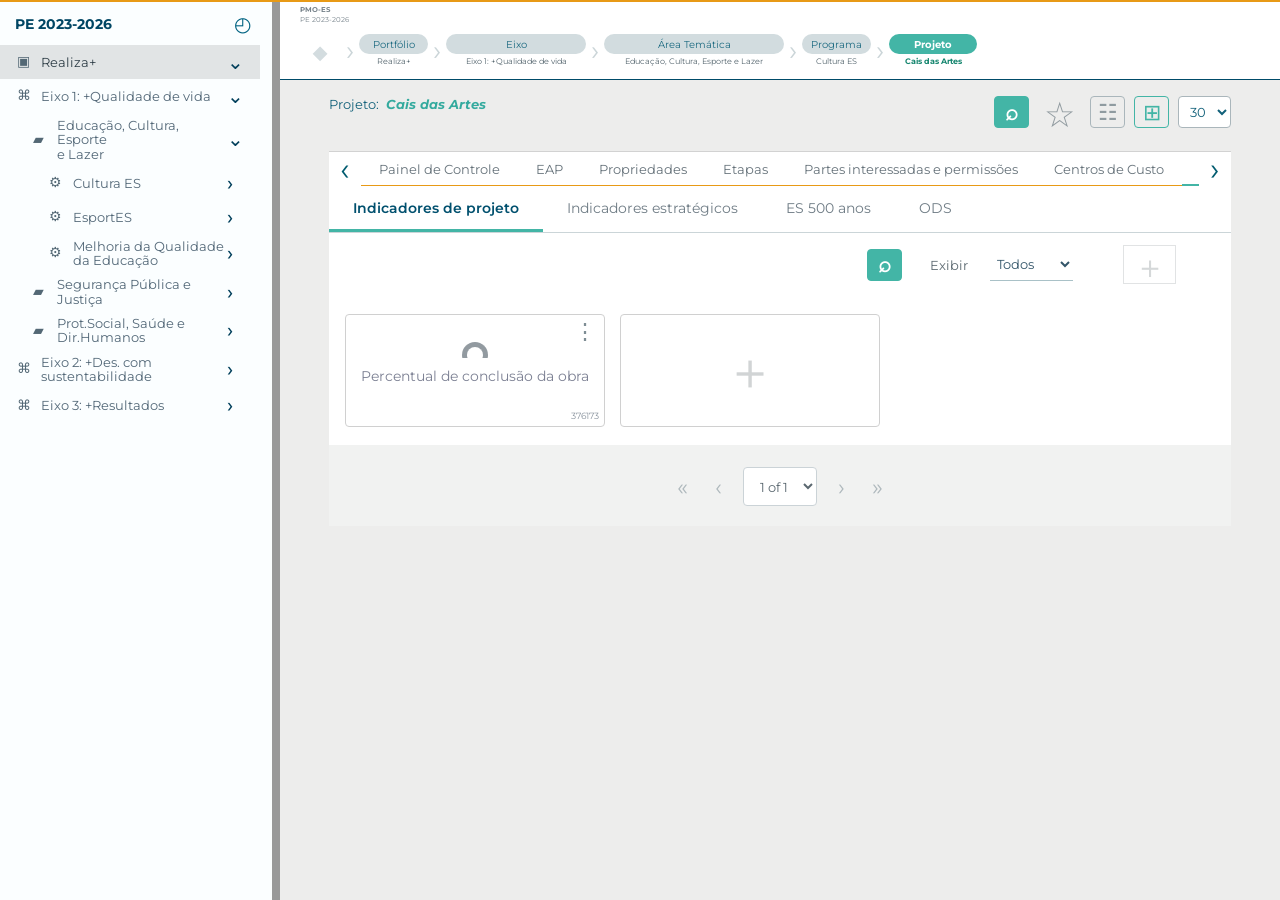
<file: index.html>
<!doctype html>
<html lang="pt-BR">
<head>
  <meta charset="utf-8">
  <meta name="viewport" content="width=device-width, initial-scale=1">
  <title>PE 2023-2026 | Indicadores</title>
  <link rel="stylesheet" href="styles.css">
</head>
<body>
  <div class="app-shell">
    <aside class="sidebar" id="sidebar" aria-label="Navegação do planejamento estratégico">
      <div class="sidebar-title">
        <strong>PE 2023-2026</strong>
        <button class="icon-btn plain" id="collapseSidebar" aria-label="Recolher menu">◴</button>
      </div>

      <nav class="tree">
        <button class="tree-row selected" data-expand="portfolio"><span>▣</span><span>Realiza+</span><b>⌄</b></button>
        <div id="portfolio" class="tree-children open">
          <button class="tree-row" data-expand="axis1"><span>⌘</span><span>Eixo 1: +Qualidade de vida</span><b>⌄</b></button>
          <div id="axis1" class="tree-children open indent-1">
            <button class="tree-row" data-expand="area"><span>▰</span><span>Educação, Cultura, Esporte<br>e Lazer</span><b>⌄</b></button>
            <div id="area" class="tree-children open indent-1">
              <button class="tree-row"><span>⚙</span><span>Cultura ES</span><b>›</b></button>
              <button class="tree-row"><span>⚙</span><span>EsportES</span><b>›</b></button>
              <button class="tree-row"><span>⚙</span><span>Melhoria da Qualidade<br>da Educação</span><b>›</b></button>
            </div>
            <button class="tree-row"><span>▰</span><span>Segurança Pública e<br>Justiça</span><b>›</b></button>
            <button class="tree-row"><span>▰</span><span>Prot.Social, Saúde e<br>Dir.Humanos</span><b>›</b></button>
          </div>
          <button class="tree-row"><span>⌘</span><span>Eixo 2: +Des. com<br>sustentabilidade</span><b>›</b></button>
          <button class="tree-row"><span>⌘</span><span>Eixo 3: +Resultados</span><b>›</b></button>
        </div>
      </nav>
    </aside>

    <button class="sidebar-handle" id="openSidebar" aria-label="Abrir menu">›</button>

    <main class="main">
      <header class="topbar">
        <div class="brand"><strong>PMO-ES</strong><span>PE 2023-2026</span></div>
        <div class="breadcrumbs" aria-label="Caminho do projeto">
          <div class="home-icon" aria-hidden="true"><span>◆</span></div>
          <span class="separator">›</span>
          <div class="crumb"><em>Portfólio</em><small>Realiza+</small></div>
          <span class="separator">›</span>
          <div class="crumb wide"><em>Eixo</em><small>Eixo 1: +Qualidade de vida</small></div>
          <span class="separator">›</span>
          <div class="crumb wider"><em>Área Temática</em><small>Educação, Cultura, Esporte e Lazer</small></div>
          <span class="separator">›</span>
          <div class="crumb"><em>Programa</em><small>Cultura ES</small></div>
          <span class="separator">›</span>
          <div class="crumb current"><em>Projeto</em><small>Cais das Artes</small></div>
        </div>
      </header>

      <section class="workspace">
        <div class="project-line">
          <div>Projeto: <strong>Cais das Artes</strong></div>
          <div class="project-tools">
            <button class="square primary" aria-label="Pesquisar">⌕</button>
            <button class="star" aria-label="Favoritar">☆</button>
            <button class="square view-switch" data-view="list" aria-label="Visualização em lista">☷</button>
            <button class="square view-switch active" data-view="grid" aria-label="Visualização em grade">⊞</button>
            <select aria-label="Quantidade por página"><option>30</option><option>60</option><option>90</option></select>
          </div>
        </div>

        <div class="tabs-wrap">
          <button class="tabs-arrow left" aria-label="Rolar abas para esquerda">‹</button>
          <div class="tabs" id="tabs">
            <button>Painel de Controle</button><button>EAP</button><button>Propriedades</button><button>Etapas</button>
            <button>Partes interessadas e permissões</button><button>Centros de Custo</button><button class="active">Indicadores</button>
            <button>Linhas de base</button><button>Riscos</button><button>Ocorrências</button><button>Processos</button><button>Diário</button>
          </div>
          <button class="tabs-arrow right" aria-label="Rolar abas para direita">›</button>
        </div>

        <section class="indicator-panel grouped-panel">
          <div class="indicator-category-tabs" role="tablist" aria-label="Tipos de indicadores">
            <button type="button" role="tab" id="indicator-tab-project" data-indicator-tab="project" aria-selected="true" aria-controls="indicator-panel-project">Indicadores de projeto</button>
            <button type="button" role="tab" id="indicator-tab-strategic" data-indicator-tab="strategic" aria-selected="false" aria-controls="indicator-panel-strategic" tabindex="-1">Indicadores estratégicos</button>
            <button type="button" role="tab" id="indicator-tab-es500" data-indicator-tab="es500" aria-selected="false" aria-controls="indicator-panel-es500" tabindex="-1">ES 500 anos</button>
            <button type="button" role="tab" id="indicator-tab-ods" data-indicator-tab="ods" aria-selected="false" aria-controls="indicator-panel-ods" tabindex="-1">ODS</button>
          </div>

          <div class="indicator-groups">
            <section class="indicator-group" id="indicator-panel-project" data-group="project" role="tabpanel" aria-labelledby="indicator-tab-project">
              <div class="indicator-group-toolbar">
                <button class="square primary group-search-toggle" type="button" aria-label="Buscar indicador de projeto">⌕</button>
                <label>Exibir</label>
                <select class="group-status-filter" aria-label="Filtrar indicadores de projeto"><option value="all">Todos</option><option value="active">Ativos</option><option value="inactive">Inativos</option></select>
                <a class="add-small group-add-action" href="novo-indicador.html" aria-label="Adicionar indicador de projeto">＋</a>
              </div>
              <div class="group-search-box">
                <input class="group-indicator-search" type="search" placeholder="Pesquisar indicador..." aria-label="Pesquisar indicador de projeto">
              </div>
              <div class="indicator-group-body">
                <div class="cards" id="cards">
                  <a class="indicator-card clickable" data-status="active" href="indicator.html" aria-label="Abrir indicador Percentual de conclusão da obra">
                    <span class="more" aria-hidden="true">⋮</span>
                    <div class="gauge" aria-hidden="true"><i></i><i></i><i></i><i></i><i></i><span></span></div>
                    <h2>Percentual de conclusão da obra</h2>
                    <small>376173</small>
                  </a>
                  <a class="add-card project-add" href="novo-indicador.html" aria-label="Adicionar indicador de projeto">＋</a>
                </div>
                <div class="empty-state">Nenhum indicador encontrado.</div>
              </div>
            </section>

            <section class="indicator-group" id="indicator-panel-strategic" data-group="strategic" role="tabpanel" aria-labelledby="indicator-tab-strategic" hidden>
              <div class="indicator-group-toolbar">
                <button class="square primary group-search-toggle" type="button" aria-label="Buscar indicador estratégico">⌕</button>
                <label>Exibir</label>
                <select class="group-status-filter" aria-label="Filtrar indicadores estratégicos"><option value="all">Todos</option><option value="active">Ativos</option><option value="inactive">Inativos</option></select>
                <a class="add-small group-add-action" href="novo-indicador-estrategico.html" aria-label="Adicionar indicador estratégico">＋</a>
              </div>
              <div class="group-search-box">
                <input class="group-indicator-search" type="search" placeholder="Pesquisar indicador..." aria-label="Pesquisar indicador estratégico">
              </div>
              <div class="indicator-group-body">
                <div class="cards">
                  <a class="add-card strategic-add" href="novo-indicador-estrategico.html" aria-label="Adicionar indicador estratégico">＋</a>
                </div>
                <div class="empty-state">Nenhum indicador estratégico cadastrado.</div>
              </div>
            </section>

            <section class="indicator-group" id="indicator-panel-es500" data-group="es500" role="tabpanel" aria-labelledby="indicator-tab-es500" hidden>
              <div class="indicator-group-toolbar">
                <button class="square primary group-search-toggle" type="button" aria-label="Buscar indicador ES 500 anos">⌕</button>
                <label>Exibir</label>
                <select class="group-status-filter" aria-label="Filtrar indicadores ES 500 anos"><option value="all">Todos</option><option value="active">Ativos</option><option value="inactive">Inativos</option></select>
                <a class="add-small group-add-action" href="novo-indicador-es500.html" aria-label="Adicionar indicador ES 500 anos">＋</a>
              </div>
              <div class="group-search-box">
                <input class="group-indicator-search" type="search" placeholder="Pesquisar indicador..." aria-label="Pesquisar indicador ES 500 anos">
              </div>
              <div class="indicator-group-body">
                <div class="cards">
                  <a class="add-card es500-add" href="novo-indicador-es500.html" aria-label="Adicionar indicador ES 500 anos">＋</a>
                </div>
                <div class="empty-state">Nenhum indicador ES 500 anos cadastrado.</div>
              </div>
            </section>

            <section class="indicator-group" id="indicator-panel-ods" data-group="ods" role="tabpanel" aria-labelledby="indicator-tab-ods" hidden>
              <div class="indicator-group-toolbar">
                <button class="square primary group-search-toggle" type="button" aria-label="Buscar indicador ODS">⌕</button>
                <label>Exibir</label>
                <select class="group-status-filter" aria-label="Filtrar indicadores ODS"><option value="all">Todos</option><option value="active">Ativos</option><option value="inactive">Inativos</option></select>
                <a class="add-small group-add-action" href="novo-indicador-ods.html" aria-label="Adicionar indicador ODS">＋</a>
              </div>
              <div class="group-search-box">
                <input class="group-indicator-search" type="search" placeholder="Pesquisar indicador..." aria-label="Pesquisar indicador ODS">
              </div>
              <div class="indicator-group-body">
                <div class="cards">
                  <article class="indicator-card ods-card" data-status="active">
                    <button class="more" aria-label="Mais opções">⋮</button>
                    <div class="gear-symbol" aria-hidden="true">⚙</div>
                    <h2>Fome zero e agricultura<br>sustentável</h2>
                    <small>1556134</small>
                  </article>
                  <article class="indicator-card ods-card" data-status="active">
                    <button class="more" aria-label="Mais opções">⋮</button>
                    <div class="gear-symbol" aria-hidden="true">⚙</div>
                    <h2>Erradicação da pobreza</h2>
                    <small>1556132</small>
                  </article>
                  <a class="add-card ods-add" href="novo-indicador-ods.html" aria-label="Adicionar indicador ODS">＋</a>
                </div>
                <div class="empty-state">Nenhum Objetivo de Desenvolvimento Sustentável encontrado.</div>
              </div>
            </section>
          </div>
          <div class="pagination"><button>«</button><button>‹</button><select aria-label="Página"><option>1 of 1</option></select><button>›</button><button>»</button></div>
        </section>
      </section>
    </main>
  </div>

  <dialog id="indicatorDialog">
    <form method="dialog" id="indicatorForm">
      <div class="dialog-title"><strong>Novo indicador</strong><button type="button" data-close-dialog aria-label="Fechar">×</button></div>
            <input id="indicatorGroup" type="hidden" value="project">
            <label>Nome do indicador<input id="indicatorName" required placeholder="Ex.: Índice de execução"></label>
      <label>Código<input id="indicatorCode" inputmode="numeric" placeholder="Ex.: 376174"></label>
      <div class="dialog-actions"><button type="button" data-close-dialog class="secondary">Cancelar</button><button value="default" id="saveIndicator" class="primary-action">Adicionar</button></div>
    </form>
  </dialog>

  <dialog id="odsDialog" class="ods-dialog">
    <form method="dialog" id="odsForm">
      <div class="ods-dialog-title">
        <strong>Objetivos de Desenvolvimento Sustentável (ODS)</strong>
        <button type="button" id="closeOdsDialog" aria-label="Fechar seleção de ODS">×</button>
      </div>

      <div class="ods-select-label"><span>Selecione</span><b>⌄</b></div>
      <div class="ods-picker">
        <div class="ods-search-wrap">
          <input id="odsSearch" type="search" placeholder="Procurar" aria-label="Procurar Objetivo de Desenvolvimento Sustentável">
          <span aria-hidden="true">⌕</span>
        </div>
        <div class="ods-options" id="odsOptions">
          <label><input type="checkbox" value="Saúde e bem-estar" data-code="1556135"><span>Saúde e bem-estar</span></label>
          <label><input type="checkbox" value="Educação de qualidade" data-code="1556136"><span>Educação de qualidade</span></label>
          <label><input type="checkbox" value="Igualdade de gênero" data-code="1556137"><span>Igualdade de gênero</span></label>
          <label><input type="checkbox" value="Água potável e saneamento" data-code="1556138"><span>Água potável e saneamento</span></label>
          <label><input type="checkbox" value="Energia limpa e acessível" data-code="1556139"><span>Energia limpa e acessível</span></label>
          <label><input type="checkbox" value="Trabalho decente e crescimento econômico" data-code="1556140"><span>Trabalho decente e crescimento econômico</span></label>
          <label><input type="checkbox" value="Indústria, inovação e infraestrutura" data-code="1556141"><span>Indústria, inovação e infraestrutura</span></label>
          <label><input type="checkbox" value="Redução das desigualdades" data-code="1556142"><span>Redução das desigualdades</span></label>
          <label><input type="checkbox" value="Cidades e comunidades sustentáveis" data-code="1556143"><span>Cidades e comunidades sustentáveis</span></label>
          <label><input type="checkbox" value="Consumo e produção responsáveis" data-code="1556144"><span>Consumo e produção responsáveis</span></label>
          <label><input type="checkbox" value="Ação contra a mudança global do clima" data-code="1556145"><span>Ação contra a mudança global do clima</span></label>
          <label><input type="checkbox" value="Vida na água" data-code="1556146"><span>Vida na água</span></label>
          <label><input type="checkbox" value="Vida terrestre" data-code="1556147"><span>Vida terrestre</span></label>
          <label><input type="checkbox" value="Paz, justiça e instituições eficazes" data-code="1556148"><span>Paz, justiça e instituições eficazes</span></label>
          <label><input type="checkbox" value="Parcerias e meios de implementação" data-code="1556149"><span>Parcerias e meios de implementação</span></label>
        </div>
      </div>
      <div class="ods-dialog-actions">
        <button type="button" id="cancelOds" class="secondary">Cancelar</button>
        <button type="button" id="addSelectedOds" class="primary-action" disabled>Adicionar <span id="odsSelectedCount">0</span></button>
      </div>
    </form>
  </dialog>

  <script src="script.js"></script>
</body>
</html>
</file>
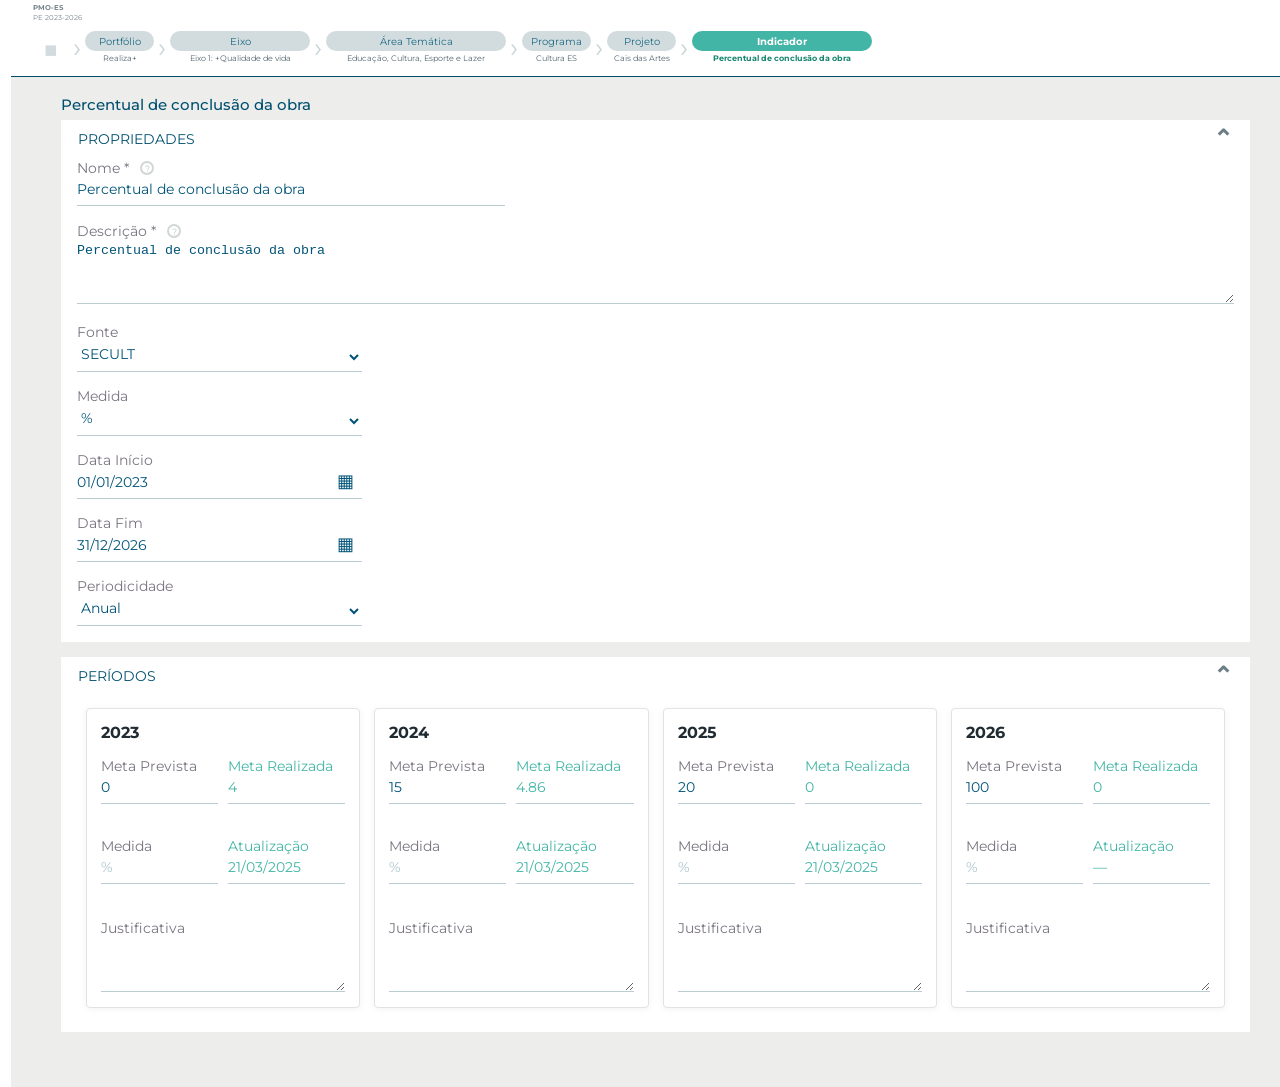
<file: indicator.html>
<!doctype html>
<html lang="pt-BR">
<head>
  <meta charset="utf-8">
  <meta name="viewport" content="width=device-width, initial-scale=1">
  <title>Percentual de conclusão da obra | Indicador</title>
  <link rel="stylesheet" href="styles.css">
  <link rel="stylesheet" href="indicator.css">
</head>
<body class="detail-page">
  <div class="detail-shell">
    <header class="topbar detail-topbar">
      <div class="brand"><strong>PMO-ES</strong><span>PE 2023-2026</span></div>
      <a class="detail-home" href="index.html" aria-label="Voltar aos indicadores">◆</a>
      <div class="breadcrumbs" aria-label="Caminho do indicador">
        <span class="separator">›</span>
        <div class="crumb"><em>Portfólio</em><small>Realiza+</small></div>
        <span class="separator">›</span>
        <div class="crumb wide"><em>Eixo</em><small>Eixo 1: +Qualidade de vida</small></div>
        <span class="separator">›</span>
        <div class="crumb wider"><em>Área Temática</em><small>Educação, Cultura, Esporte e Lazer</small></div>
        <span class="separator">›</span>
        <div class="crumb"><em>Programa</em><small>Cultura ES</small></div>
        <span class="separator">›</span>
        <div class="crumb"><em>Projeto</em><small>Cais das Artes</small></div>
        <span class="separator">›</span>
        <div class="crumb current indicator-crumb"><em>Indicador</em><small>Percentual de conclusão da obra</small></div>
      </div>
    </header>

    <main class="detail-content">
      <h1>Percentual de conclusão da obra</h1>

      <section class="detail-section" data-collapsible>
        <button class="section-heading" aria-expanded="true"><span>PROPRIEDADES</span><b>⌃</b></button>
        <div class="section-body properties-body">
          <label class="field line-field wide-field">
            <span>Nome * <i title="Campo obrigatório">?</i></span>
            <input value="Percentual de conclusão da obra" aria-label="Nome do indicador">
          </label>

          <label class="field line-field description-field">
            <span>Descrição * <i title="Campo obrigatório">?</i></span>
            <textarea aria-label="Descrição do indicador">Percentual de conclusão da obra</textarea>
          </label>

          <div class="field-grid">
            <label class="field line-field"><span>Fonte</span><select aria-label="Fonte"><option>SECULT</option></select></label>
            <label class="field line-field"><span>Medida</span><select aria-label="Medida"><option>%</option></select></label>
            <label class="field line-field"><span>Data Início</span><div class="date-wrap"><input type="text" value="01/01/2023" aria-label="Data de início"><button type="button" aria-label="Selecionar data de início">▦</button></div></label>
            <label class="field line-field"><span>Data Fim</span><div class="date-wrap"><input type="text" value="31/12/2026" aria-label="Data de fim"><button type="button" aria-label="Selecionar data de fim">▦</button></div></label>
            <label class="field line-field"><span>Periodicidade</span><select aria-label="Periodicidade"><option>Anual</option><option>Semestral</option><option>Mensal</option></select></label>
          </div>
        </div>
      </section>

      <section class="detail-section periods-section" data-collapsible>
        <button class="section-heading" aria-expanded="true"><span>PERÍODOS</span><b>⌃</b></button>
        <div class="section-body periods-grid">
          <article class="period-card">
            <h2>2023</h2>
            <div class="period-columns">
              <label class="field line-field"><span>Meta Prevista</span><input value="0"></label>
              <label class="field line-field achieved"><span>Meta Realizada</span><input value="4"></label>
              <label class="field line-field muted"><span>Medida</span><input value="%" readonly></label>
              <label class="field line-field achieved"><span>Atualização</span><input value="21/03/2025" readonly></label>
            </div>
            <label class="field period-justification"><span>Justificativa</span><textarea aria-label="Justificativa de 2023"></textarea></label>
          </article>

          <article class="period-card">
            <h2>2024</h2>
            <div class="period-columns">
              <label class="field line-field"><span>Meta Prevista</span><input value="15"></label>
              <label class="field line-field achieved"><span>Meta Realizada</span><input value="4.86"></label>
              <label class="field line-field muted"><span>Medida</span><input value="%" readonly></label>
              <label class="field line-field achieved"><span>Atualização</span><input value="21/03/2025" readonly></label>
            </div>
            <label class="field period-justification"><span>Justificativa</span><textarea aria-label="Justificativa de 2024"></textarea></label>
          </article>

          <article class="period-card">
            <h2>2025</h2>
            <div class="period-columns">
              <label class="field line-field"><span>Meta Prevista</span><input value="20"></label>
              <label class="field line-field achieved"><span>Meta Realizada</span><input value="0"></label>
              <label class="field line-field muted"><span>Medida</span><input value="%" readonly></label>
              <label class="field line-field achieved"><span>Atualização</span><input value="21/03/2025" readonly></label>
            </div>
            <label class="field period-justification"><span>Justificativa</span><textarea aria-label="Justificativa de 2025"></textarea></label>
          </article>

          <article class="period-card">
            <h2>2026</h2>
            <div class="period-columns">
              <label class="field line-field"><span>Meta Prevista</span><input value="100"></label>
              <label class="field line-field achieved"><span>Meta Realizada</span><input value="0"></label>
              <label class="field line-field muted"><span>Medida</span><input value="%" readonly></label>
              <label class="field line-field achieved"><span>Atualização</span><input value="—" readonly></label>
            </div>
            <label class="field period-justification"><span>Justificativa</span><textarea aria-label="Justificativa de 2026"></textarea></label>
          </article>
        </div>
      </section>
    </main>
  </div>
  <script src="indicator.js"></script>
</body>
</html>
</file>
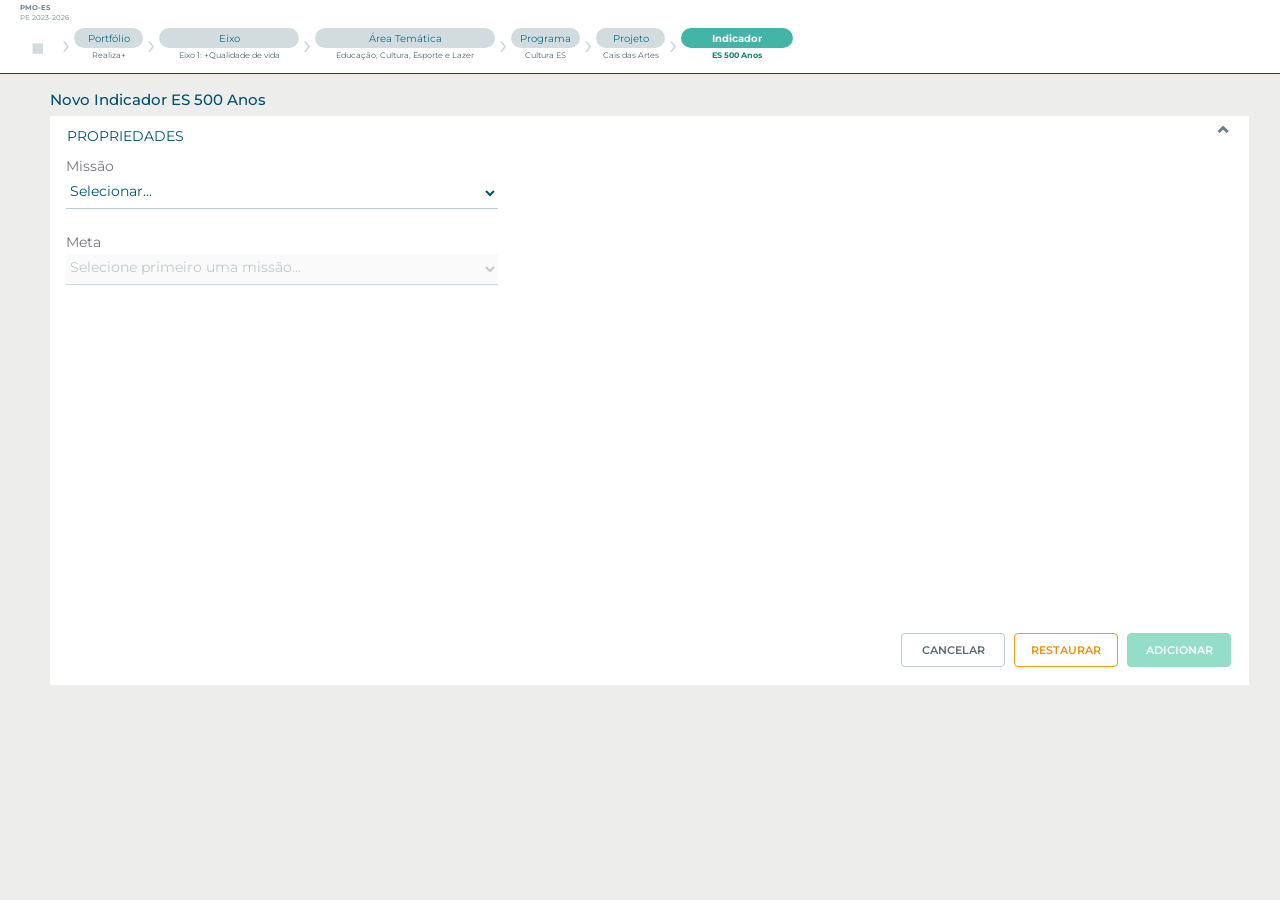
<file: novo-indicador-es500.html>
<!doctype html>
<html lang="pt-BR">
<head>
  <meta charset="utf-8">
  <meta name="viewport" content="width=device-width, initial-scale=1">
  <title>Novo indicador ES 500 Anos</title>
  <link rel="stylesheet" href="styles.css">
  <link rel="stylesheet" href="novo-indicador-estrategico.css">
  <link rel="stylesheet" href="novo-indicador-es500.css">
</head>
<body class="strategic-system-page es500-system-page">
  <header class="topbar strategic-topbar">
    <div class="brand"><strong>PMO-ES</strong><span>PE 2023-2026</span></div>
    <a class="strategic-home" href="index.html?tab=es500" aria-label="Voltar aos indicadores">◆</a>
    <div class="breadcrumbs" aria-label="Caminho do novo indicador ES 500 Anos">
      <span class="separator">›</span>
      <div class="crumb"><em>Portfólio</em><small>Realiza+</small></div>
      <span class="separator">›</span>
      <div class="crumb wide"><em>Eixo</em><small>Eixo 1: +Qualidade de vida</small></div>
      <span class="separator">›</span>
      <div class="crumb wider"><em>Área Temática</em><small>Educação, Cultura, Esporte e Lazer</small></div>
      <span class="separator">›</span>
      <div class="crumb"><em>Programa</em><small>Cultura ES</small></div>
      <span class="separator">›</span>
      <div class="crumb"><em>Projeto</em><small>Cais das Artes</small></div>
      <span class="separator">›</span>
      <div class="crumb current es500-crumb"><em>Indicador</em><small>ES 500 Anos</small></div>
    </div>
  </header>

  <main class="strategic-system-content es500-system-content">
    <h1>Novo Indicador ES 500 Anos</h1>
    <form id="es500Form">
      <section class="strategic-properties" id="es500Properties">
        <button type="button" class="strategic-section-heading" id="toggleEs500Properties" aria-expanded="true">
          <span>PROPRIEDADES</span><b>⌃</b>
        </button>
        <div class="strategic-properties-body es500-properties-body">
          <div class="strategic-fields es500-fields">
            <label>
              <span>Missão</span>
              <select id="es500Mission" aria-label="Missão" required>
                <option value="" selected>Selecionar...</option>
                <option value="1">Missão 1</option>
                <option value="2">Missão 2</option>
                <option value="3">Missão 3</option>
                <option value="4">Missão 4</option>
                <option value="5">Missão 5</option>
              </select>
            </label>
            <label>
              <span>Meta</span>
              <select id="es500Goal" aria-label="Meta" required disabled>
                <option value="" selected>Selecione primeiro uma missão...</option>
              </select>
            </label>
          </div>

          <section class="es500-summary" id="es500Summary" aria-live="polite" hidden>
            <span>INDICADOR VINCULADO</span>
            <h2 id="es500IndicatorName"></h2>
            <p><strong>Meta:</strong> <span id="es500GoalText"></span></p>
          </section>

          <div class="strategic-actions es500-actions">
            <a href="index.html?tab=es500" class="back-action">Cancelar</a>
            <button type="reset" class="reset-action">Restaurar</button>
            <button type="submit" class="filter-action" id="saveEs500" disabled>Adicionar</button>
          </div>
        </div>
      </section>
    </form>
  </main>
  <script src="novo-indicador-es500.js"></script>
</body>
</html>
</file>
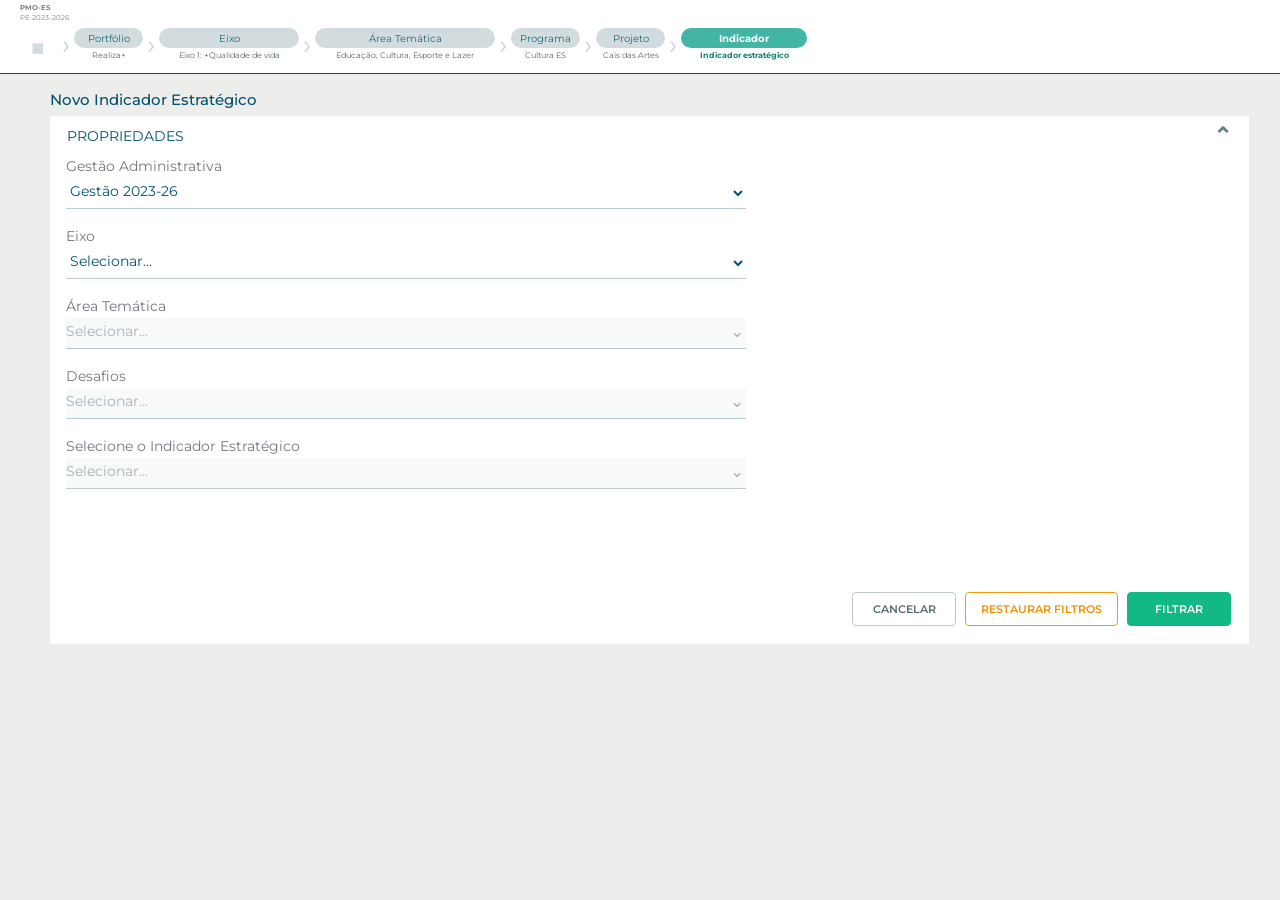
<file: novo-indicador-estrategico.html>
<!doctype html>
<html lang="pt-BR">
<head>
  <meta charset="utf-8">
  <meta name="viewport" content="width=device-width, initial-scale=1">
  <title>Novo indicador estratégico</title>
  <link rel="stylesheet" href="styles.css">
  <link rel="stylesheet" href="novo-indicador-estrategico.css">
</head>
<body class="strategic-system-page">
  <header class="topbar strategic-topbar">
    <div class="brand"><strong>PMO-ES</strong><span>PE 2023-2026</span></div>
    <a class="strategic-home" href="index.html" aria-label="Voltar aos indicadores">◆</a>
    <div class="breadcrumbs" aria-label="Caminho do novo indicador estratégico">
      <span class="separator">›</span>
      <div class="crumb"><em>Portfólio</em><small>Realiza+</small></div>
      <span class="separator">›</span>
      <div class="crumb wide"><em>Eixo</em><small>Eixo 1: +Qualidade de vida</small></div>
      <span class="separator">›</span>
      <div class="crumb wider"><em>Área Temática</em><small>Educação, Cultura, Esporte e Lazer</small></div>
      <span class="separator">›</span>
      <div class="crumb"><em>Programa</em><small>Cultura ES</small></div>
      <span class="separator">›</span>
      <div class="crumb"><em>Projeto</em><small>Cais das Artes</small></div>
      <span class="separator">›</span>
      <div class="crumb current strategic-crumb"><em>Indicador</em><small>Indicador estratégico</small></div>
    </div>
  </header>

  <main class="strategic-system-content">
    <h1>Novo Indicador Estratégico</h1>
    <form id="strategicFilterForm">
      <section class="strategic-properties" id="strategicProperties">
        <button type="button" class="strategic-section-heading" id="toggleStrategicProperties" aria-expanded="true">
          <span>PROPRIEDADES</span><b>⌃</b>
        </button>
        <div class="strategic-properties-body">
          <div class="strategic-fields">
            <label>
              <span>Gestão Administrativa</span>
              <select id="management" aria-label="Gestão Administrativa">
                <option value="gestao-2023-26">Gestão 2023-26</option>
              </select>
            </label>
            <label>
              <span>Eixo</span>
              <select id="strategicAxis" aria-label="Eixo">
                <option value="" selected>Selecionar...</option>
                <option value="qualidade-vida">Eixo 1: +Qualidade de vida</option>
                <option value="sustentabilidade">Eixo 2: +Desenvolvimento com sustentabilidade</option>
                <option value="resultados">Eixo 3: +Resultados</option>
              </select>
            </label>
            <div class="strategic-field-group">
              <span>Área Temática</span>
              <div class="strategic-multiselect disabled" id="strategicArea">
                <button type="button" id="strategicAreaButton" aria-label="Área Temática" aria-expanded="false" disabled>
                  <span id="strategicAreaValue">Selecionar...</span><b>⌄</b>
                </button>
                <div class="strategic-area-options" id="strategicAreaOptions" hidden>
                  <label><input type="checkbox" value="Agricultura e Meio Ambiente"><span>Agricultura e Meio Ambiente</span></label>
                  <label><input type="checkbox" value="Desenvolvimento Econômico, Ciência, Tecnologia, Inovação e Turismo"><span>Desenvolvimento Econômico, Ciência, Tecnologia, Inovação e Turismo</span></label>
                  <label><input type="checkbox" value="Infraestrutura"><span>Infraestrutura</span></label>
                  <label><input type="checkbox" value="Educação, Cultura, Esporte e Lazer"><span>Educação, Cultura, Esporte e Lazer</span></label>
                  <label><input type="checkbox" value="Segurança Pública e Justiça"><span>Segurança Pública e Justiça</span></label>
                  <label><input type="checkbox" value="Proteção Social, Saúde e Direitos Humanos"><span>Proteção Social, Saúde e Direitos Humanos</span></label>
                </div>
              </div>
            </div>
            <div class="strategic-field-group">
              <span>Desafios</span>
              <div class="strategic-multiselect disabled" id="strategicChallenge">
                <button type="button" id="strategicChallengeButton" aria-label="Desafios" aria-expanded="false" disabled>
                  <span id="strategicChallengeValue">Selecionar...</span><b>⌄</b>
                </button>
                <div class="strategic-area-options strategic-challenge-options" id="strategicChallengeOptions" hidden>
                  <label><input type="checkbox" value="Acelerar a transformação digital da economia capixaba"><span>Acelerar a transformação digital da economia capixaba</span></label>
                  <label><input type="checkbox" value="Agilizar os processos de licenciamento ambiental e outorga para uso da água"><span>Agilizar os processos de licenciamento ambiental e outorga para uso da água</span></label>
                  <label><input type="checkbox" value="Ampliar e fortalecer a atuação do ecossistema capixaba de C,T&I no desenvolvimento"><span>Ampliar e fortalecer a atuação do ecossistema capixaba de C,T&amp;I no desenvolvimento</span></label>
                  <label><input type="checkbox" value="Ampliar e qualificar a infraestrutura logística"><span>Ampliar e qualificar a infraestrutura logística</span></label>
                  <label><input type="checkbox" value="Apoiar o desenvolvimento da agricultura familiar por meio de novas tecnologias sustentáveis com foco na inclusão social e no desenvolvimento"><span>Apoiar o desenvolvimento da agricultura familiar por meio de novas tecnologias sustentáveis com foco na inclusão social e no desenvolvimento</span></label>
                </div>
              </div>
            </div>
            <div class="strategic-field-group strategic-indicator-field">
              <span>Selecione o Indicador Estratégico</span>
              <div class="strategic-multiselect disabled" id="strategicIndicator">
                <button type="button" id="strategicIndicatorButton" aria-label="Selecione o Indicador Estratégico" aria-expanded="false" disabled>
                  <span id="strategicIndicatorValue">Selecionar...</span><b>⌄</b>
                </button>
                <div class="strategic-area-options strategic-indicator-options" id="strategicIndicatorOptions" hidden>
                  <div class="strategic-indicator-search">
                    <input id="strategicIndicatorSearch" type="search" placeholder="Procurar indicador" aria-label="Procurar indicador estratégico">
                    <i aria-hidden="true">⌕</i>
                  </div>
                  <label class="select-all-indicators"><input type="checkbox" id="selectAllIndicators"><span>Selecionar todos</span></label>
                  <label class="indicator-option"><input type="checkbox" value="Taxa de roubos a pessoa em via pública por 100 mil habitantes"><span>Taxa de roubos a pessoa em via pública por 100 mil habitantes</span></label>
                  <label class="indicator-option"><input type="checkbox" value="Número de matrículas em educação profissional técnica de nível médio na rede pública estadual e privada com bolsa"><span>Número de matrículas em educação profissional técnica de nível médio na rede pública estadual e privada com bolsa</span></label>
                  <label class="indicator-option"><input type="checkbox" value="Percentual de reincidência"><span>Percentual de reincidência</span></label>
                  <label class="indicator-option"><input type="checkbox" value="Taxa de roubos em estabelecimento comercial por 100 mil habitantes"><span>Taxa de roubos em estabelecimento comercial por 100 mil habitantes</span></label>
                  <label class="indicator-option"><input type="checkbox" value="Percentual de adolescentes/jovens que estão matriculados nas instituições de ensino"><span>Percentual de adolescentes/jovens que estão matriculados nas instituições de ensino</span></label>
                </div>
              </div>
            </div>
          </div>
          <div class="strategic-actions">
            <a href="index.html" class="back-action">Cancelar</a>
            <button type="reset" class="reset-action">Restaurar filtros</button>
            <button type="submit" class="filter-action">Filtrar</button>
          </div>
        </div>
      </section>
      <section class="selected-indicators" id="selectedIndicators" hidden>
        <h2>INDICADORES SELECIONADOS <span>*</span></h2>
        <div class="selected-indicator-grid" id="selectedIndicatorCards"></div>
        <div class="selected-indicator-actions">
          <button type="button" class="save-indicators-action" id="saveStrategicIndicators">Salvar</button>
          <button type="button" class="undo-indicators-action" id="undoStrategicIndicators"><span aria-hidden="true">↶</span> Desfazer</button>
        </div>
      </section>
      <section class="strategic-result" id="strategicResult" hidden aria-live="polite">
        <strong id="strategicResultTitle">Filtro aplicado</strong>
        <p id="strategicResultText"></p>
      </section>
    </form>
  </main>
  <script src="novo-indicador-estrategico.js"></script>
</body>
</html>
</file>
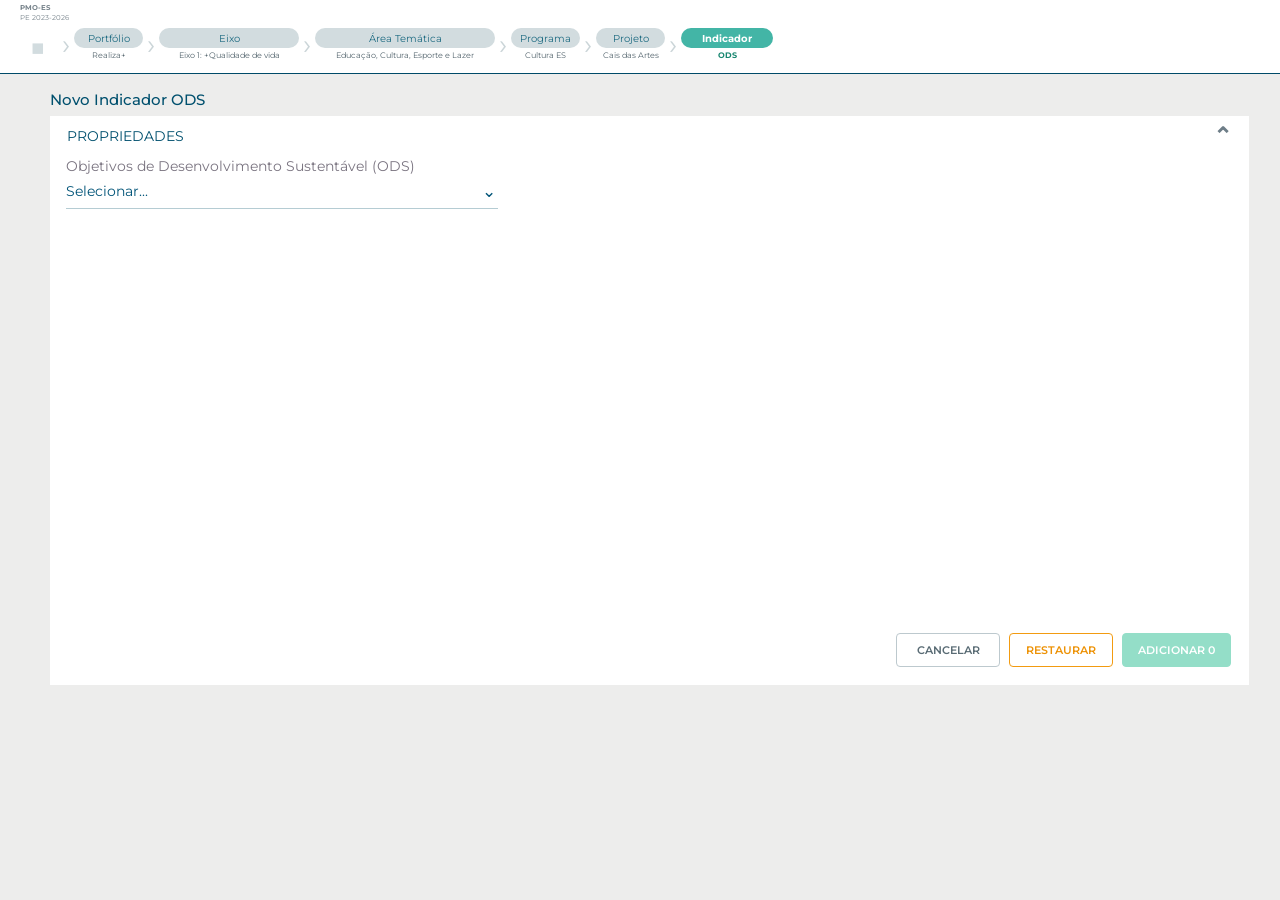
<file: novo-indicador-ods.html>
<!doctype html>
<html lang="pt-BR">
<head>
  <meta charset="utf-8">
  <meta name="viewport" content="width=device-width, initial-scale=1">
  <title>Novo indicador ODS</title>
  <link rel="stylesheet" href="styles.css">
  <link rel="stylesheet" href="novo-indicador-estrategico.css">
  <link rel="stylesheet" href="novo-indicador-ods.css">
</head>
<body class="strategic-system-page ods-system-page">
  <header class="topbar strategic-topbar">
    <div class="brand"><strong>PMO-ES</strong><span>PE 2023-2026</span></div>
    <a class="strategic-home" href="index.html" aria-label="Voltar aos indicadores">◆</a>
    <div class="breadcrumbs" aria-label="Caminho do novo indicador ODS">
      <span class="separator">›</span>
      <div class="crumb"><em>Portfólio</em><small>Realiza+</small></div>
      <span class="separator">›</span>
      <div class="crumb wide"><em>Eixo</em><small>Eixo 1: +Qualidade de vida</small></div>
      <span class="separator">›</span>
      <div class="crumb wider"><em>Área Temática</em><small>Educação, Cultura, Esporte e Lazer</small></div>
      <span class="separator">›</span>
      <div class="crumb"><em>Programa</em><small>Cultura ES</small></div>
      <span class="separator">›</span>
      <div class="crumb"><em>Projeto</em><small>Cais das Artes</small></div>
      <span class="separator">›</span>
      <div class="crumb current ods-crumb"><em>Indicador</em><small>ODS</small></div>
    </div>
  </header>

  <main class="strategic-system-content ods-system-content">
    <h1>Novo Indicador ODS</h1>
    <form id="odsPageForm">
      <section class="strategic-properties" id="odsProperties">
        <button type="button" class="strategic-section-heading" id="toggleOdsProperties" aria-expanded="true">
          <span>PROPRIEDADES</span><b>⌃</b>
        </button>
        <div class="strategic-properties-body ods-properties-body">
          <div class="strategic-field-group ods-field">
            <span>Objetivos de Desenvolvimento Sustentável (ODS)</span>
            <div class="strategic-multiselect" id="odsPageSelect">
              <button type="button" id="odsPageButton" aria-label="Objetivos de Desenvolvimento Sustentável (ODS)" aria-expanded="false">
                <span id="odsPageValue">Selecionar...</span><b>⌄</b>
              </button>
              <div class="strategic-area-options ods-page-options" id="odsPageOptions" hidden>
                <div class="strategic-indicator-search">
                  <input id="odsPageSearch" type="search" placeholder="Procurar ODS" aria-label="Procurar ODS">
                  <i aria-hidden="true">⌕</i>
                </div>
                <label><input type="checkbox" value="Saúde e bem-estar" data-code="1556135"><span>Saúde e bem-estar</span></label>
                <label><input type="checkbox" value="Educação de qualidade" data-code="1556136"><span>Educação de qualidade</span></label>
                <label><input type="checkbox" value="Igualdade de gênero" data-code="1556137"><span>Igualdade de gênero</span></label>
                <label><input type="checkbox" value="Água potável e saneamento" data-code="1556138"><span>Água potável e saneamento</span></label>
                <label><input type="checkbox" value="Energia limpa e acessível" data-code="1556139"><span>Energia limpa e acessível</span></label>
                <label><input type="checkbox" value="Trabalho decente e crescimento econômico" data-code="1556140"><span>Trabalho decente e crescimento econômico</span></label>
                <label><input type="checkbox" value="Indústria, inovação e infraestrutura" data-code="1556141"><span>Indústria, inovação e infraestrutura</span></label>
                <label><input type="checkbox" value="Redução das desigualdades" data-code="1556142"><span>Redução das desigualdades</span></label>
                <label><input type="checkbox" value="Cidades e comunidades sustentáveis" data-code="1556143"><span>Cidades e comunidades sustentáveis</span></label>
                <label><input type="checkbox" value="Consumo e produção responsáveis" data-code="1556144"><span>Consumo e produção responsáveis</span></label>
                <label><input type="checkbox" value="Ação contra a mudança global do clima" data-code="1556145"><span>Ação contra a mudança global do clima</span></label>
                <label><input type="checkbox" value="Vida na água" data-code="1556146"><span>Vida na água</span></label>
                <label><input type="checkbox" value="Vida terrestre" data-code="1556147"><span>Vida terrestre</span></label>
                <label><input type="checkbox" value="Paz, justiça e instituições eficazes" data-code="1556148"><span>Paz, justiça e instituições eficazes</span></label>
                <label><input type="checkbox" value="Parcerias e meios de implementação" data-code="1556149"><span>Parcerias e meios de implementação</span></label>
              </div>
            </div>
          </div>

          <div class="strategic-actions ods-page-actions">
            <a href="index.html" class="back-action">Cancelar</a>
            <button type="reset" class="reset-action">Restaurar</button>
            <button type="submit" class="filter-action" id="saveOdsPage" disabled>Adicionar <span id="odsPageCount">0</span></button>
          </div>
        </div>
      </section>
    </form>
  </main>
  <script src="novo-indicador-ods.js"></script>
</body>
</html>
</file>
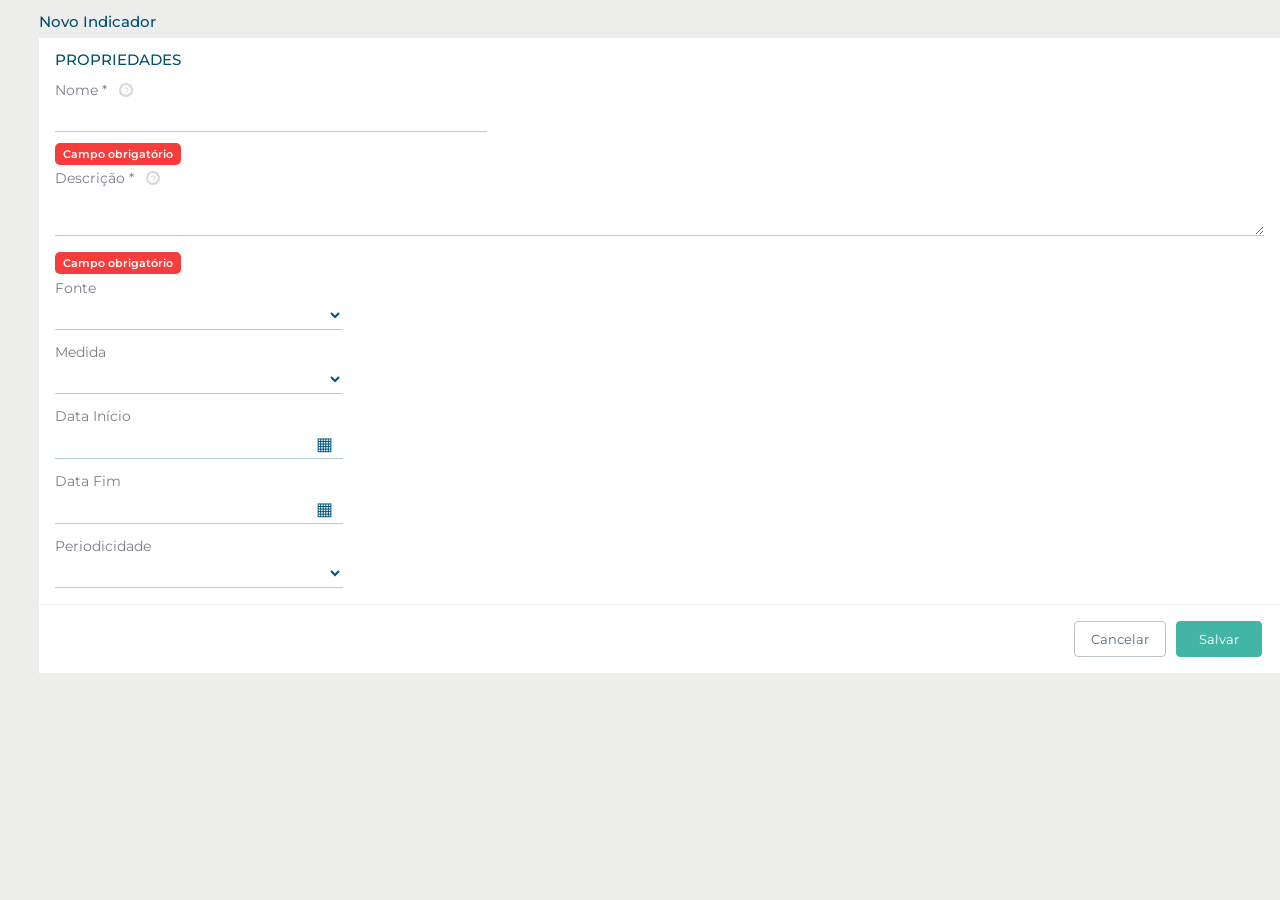
<file: novo-indicador.html>
<!doctype html>
<html lang="pt-BR">
<head>
  <meta charset="utf-8">
  <meta name="viewport" content="width=device-width, initial-scale=1">
  <title>Novo indicador de projeto</title>
  <link rel="stylesheet" href="styles.css">
  <link rel="stylesheet" href="novo-indicador.css">
</head>
<body class="new-indicator-page">
  <main class="new-indicator-main">
    <h1>Novo Indicador</h1>

    <form id="newIndicatorForm" novalidate>
      <section class="new-properties">
        <h2>PROPRIEDADES</h2>

        <label class="new-field name-field">
          <span>Nome * <i title="Campo obrigatório">?</i></span>
          <input id="newName" name="name" required aria-describedby="nameError">
          <strong class="required-message" id="nameError">Campo obrigatório</strong>
        </label>

        <label class="new-field description-new-field">
          <span>Descrição * <i title="Campo obrigatório">?</i></span>
          <textarea id="newDescription" name="description" required aria-describedby="descriptionError"></textarea>
          <strong class="required-message" id="descriptionError">Campo obrigatório</strong>
        </label>

        <div class="new-field-stack">
          <label class="new-field">
            <span>Fonte</span>
            <select name="source" aria-label="Fonte">
              <option value="" selected></option>
              <option>SECULT</option><option>SEPLAN</option><option>Outra</option>
            </select>
          </label>

          <label class="new-field">
            <span>Medida</span>
            <select name="measure" aria-label="Medida">
              <option value="" selected></option>
              <option>%</option><option>Unidade</option><option>R$</option><option>Índice</option>
            </select>
          </label>

          <label class="new-field">
            <span>Data Início</span>
            <span class="new-date"><input name="startDate" inputmode="numeric" aria-label="Data de início"><button type="button" aria-label="Selecionar data de início">▦</button></span>
          </label>

          <label class="new-field">
            <span>Data Fim</span>
            <span class="new-date"><input name="endDate" inputmode="numeric" aria-label="Data de fim"><button type="button" aria-label="Selecionar data de fim">▦</button></span>
          </label>

          <label class="new-field">
            <span>Periodicidade</span>
            <select name="periodicity" aria-label="Periodicidade">
              <option value="" selected></option>
              <option>Mensal</option><option>Trimestral</option><option>Semestral</option><option>Anual</option>
            </select>
          </label>
        </div>
      </section>

      <div class="new-form-actions">
        <a href="index.html">Cancelar</a>
        <button type="submit">Salvar</button>
      </div>
    </form>
  </main>

  <script src="novo-indicador.js"></script>
</body>
</html>
</file>
<file: styles.css>
@import url('https://fonts.googleapis.com/css2?family=Montserrat:wght@400;500;600;700&display=swap');

:root { --navy:#004b69; --teal:#43b5a6; --line:#d1d6d9; --ink:#5b6870; --orange:#e89a16; --bg:#ededec; }
* { box-sizing:border-box; }
html, body { margin:0; min-height:100%; font-family:Montserrat, Arial, sans-serif; color:var(--ink); background:var(--bg); font-size:13px; }
button, select, input { font:inherit; color:inherit; }
button { cursor:pointer; }
.app-shell { min-height:100vh; display:flex; border-top:2px solid var(--orange); }
.sidebar { width:280px; min-width:280px; min-height:calc(100vh - 2px); background:#fbfeff; border-right:8px solid #999; overflow:hidden; transition:.22s ease; }
.sidebar.collapsed { width:0; min-width:0; border-right:0; }
.sidebar-title { height:43px; padding:0 15px; display:flex; align-items:center; justify-content:space-between; color:#004664; font-size:14px; }
.icon-btn, .tree-row { border:0; background:none; }
.icon-btn { color:#006382; font-size:20px; }
.tree { width:260px; }
.tree-row { min-height:34px; width:100%; display:grid; grid-template-columns:24px 1fr 18px; align-items:center; text-align:left; padding:5px 15px 5px 17px; line-height:1.1; color:#526777; }
.tree-row:hover { background:#eef3f4; }
.tree-row.selected { background:#e1e4e5; color:#303f48; }
.tree-row span:first-child { color:#536875; font-size:14px; }
.tree-row b { color:#003f5b; font-size:20px; font-weight:500; }
.tree-children { display:none; }
.tree-children.open { display:block; }
.indent-1 > .tree-row { padding-left:33px; }
.indent-1 .indent-1 > .tree-row { padding-left:49px; }
.sidebar-handle { display:none; position:fixed; left:0; top:45%; z-index:8; border:0; color:white; background:var(--navy); padding:14px 5px; border-radius:0 5px 5px 0; }
.sidebar.collapsed + .sidebar-handle { display:block; }
.main { flex:1; min-width:0; }
.topbar { height:78px; background:white; border-bottom:1px solid var(--navy); position:relative; display:flex; align-items:flex-end; padding:0 20px 9px; }
.brand { position:absolute; top:3px; left:20px; display:flex; flex-direction:column; font-size:7px; line-height:1.4; color:#76828a; }
.breadcrumbs { display:flex; align-items:center; gap:5px; height:40px; }
.home-icon { width:41px; height:31px; display:grid; place-items:center; color:#d3dcdf; font-size:27px; transform:rotate(45deg); }
.home-icon span { transform:rotate(-45deg); }
.separator { color:#cbd5d8; font-size:28px; line-height:20px; }
.crumb { width:69px; text-align:center; }
.crumb.wide { width:140px; }.crumb.wider { width:180px; }.crumb.current { width:88px; }
.crumb em { display:block; font-style:normal; border-radius:13px; background:#d2dcdf; padding:4px 8px 3px; font-size:10px; color:#1e6b82; }
.crumb small { display:block; margin-top:2px; font-size:8px; white-space:nowrap; color:#52636c; }
.crumb.current em { background:var(--teal); color:white; font-weight:700; }.crumb.current small { color:#16866f; font-weight:700; }
.workspace { width:calc(100% - 98px); max-width:1472px; margin:0 auto; }
.project-line { height:72px; display:flex; align-items:flex-start; padding-top:16px; justify-content:space-between; border-bottom:1px solid #d2d2d2; color:#12617a; }
.project-line strong { color:#34aa9e; font-style:italic; margin-left:4px; }
.project-tools { display:flex; align-items:center; gap:9px; margin-top:0; }
.square, .star, .add-small { border:1px solid #aab6bb; background:transparent; height:32px; min-width:35px; border-radius:4px; font-size:22px; display:grid; place-items:center; }
.square.primary { border-color:var(--teal); background:var(--teal); color:white; font-weight:700; }
.star { border:0; font-size:35px; color:#919ba0; line-height:1; }
.view-switch.active { color:var(--teal); border-color:var(--teal); }.view-switch { color:#8f9ba0; }
.project-tools select { height:32px; border:1px solid #aab6bb; border-radius:4px; background:#fff; padding:0 7px; }
.tabs-wrap { height:34px; display:flex; align-items:stretch; background:white; position:relative; }
.tabs { overflow:hidden; display:flex; flex:1; }
.tabs button { white-space:nowrap; border:0; background:white; padding:0 18px; color:#66727a; border-bottom:1px solid var(--orange); }
.tabs button.active { color:#003f59; font-weight:700; border-bottom:2px solid var(--teal); }
.tabs-arrow { width:32px; flex:0 0 32px; border:0; background:white; color:#005b6f; font-size:32px; line-height:30px; z-index:2; }
.indicator-panel { min-height:266px; background:#fff; position:relative; padding:0 16px 65px; }
.grouped-panel { background:#f1f2f1; padding-left:0; padding-right:0; }
.indicator-group-toolbar { min-height:63px; display:flex; align-items:center; justify-content:flex-end; gap:22px; padding:11px 55px 11px 18px; background:#fff; }
.indicator-group-toolbar label { margin-left:6px; }
.indicator-group-toolbar select { border:0; border-bottom:1px solid #a9c1c7; background:white; min-width:83px; padding:7px 3px; color:#335569; }
.add-small { margin-left:28px; width:53px; height:39px; color:#d5d8d9; border-color:#e1e3e4; font-size:32px; border-radius:0; }
.group-add-action { text-decoration:none; }
.group-search-box { display:none; padding:0 55px 11px 18px; background:#fff; }
.group-search-box.open { display:block; }
.group-search-box input { width:100%; max-width:420px; padding:9px 12px; border:1px solid #ccd4d7; border-radius:3px; outline:none; }
.group-search-box input:focus { border-color:var(--teal); }
.cards { display:flex; flex-wrap:wrap; gap:15px; }
.indicator-category-tabs { display:flex; align-items:stretch; min-height:47px; overflow-x:auto; border-bottom:1px solid #cbd5d8; background:#fff; scrollbar-width:thin; }
.indicator-category-tabs button { min-width:max-content; border:0; border-bottom:3px solid transparent; background:#fff; padding:0 24px; color:#6f7c85; font-family:inherit; font-size:14px; cursor:pointer; }
.indicator-category-tabs button:hover { color:#00506e; background:#f7f9f9; }
.indicator-category-tabs button[aria-selected="true"] { border-bottom-color:#43b5a6; color:#00506e; font-weight:600; }
.indicator-groups { display:block; }
.indicator-group { background:#fff; border:0; }
.indicator-group[hidden] { display:none; }
.indicator-group-body { padding:18px 16px; min-height:146px; }
.indicator-group .empty-state { padding:13px 4px 0; text-align:left; }
.indicator-card, .add-card { width:260px; height:113px; border:1px solid #d0d0d0; border-radius:4px; background:white; position:relative; }
.indicator-card { display:block; padding:27px 11px 9px; text-align:center; text-decoration:none; }
.indicator-card.clickable { cursor:pointer; transition:border-color .16s ease, box-shadow .16s ease, transform .16s ease; }
.indicator-card.clickable:hover, .indicator-card.clickable:focus-visible { border-color:var(--teal); box-shadow:0 4px 14px #315a6520; transform:translateY(-1px); outline:none; }
.more { position:absolute; top:6px; right:8px; border:0; background:none; color:#7e8d94; font-size:22px; line-height:1; }
.indicator-card h2 { margin:9px 0 11px; font-size:14px; font-weight:400; color:#7c8093; white-space:nowrap; }
.indicator-card small { position:absolute; right:5px; bottom:5px; color:#87919c; font-size:9px; }
.gauge { width:28px; height:16px; margin:auto; overflow:hidden; position:relative; }
.gauge::before { content:""; position:absolute; width:26px; height:26px; border:5px solid #929aa0; border-bottom-color:transparent; border-radius:50%; left:1px; top:0; box-sizing:border-box; }
.gauge span { position:absolute; width:2px; height:10px; background:white; left:13px; bottom:-1px; transform:rotate(22deg); transform-origin:bottom; }
.gear-symbol { height:26px; margin:-1px auto 0; color:#8f9aa0; font-size:29px; line-height:26px; }
.ods-card h2 { line-height:1.35; margin-top:8px; }
.strategic-card h2 { line-height:1.3; margin-top:8px; white-space:normal; display:-webkit-box; -webkit-box-orient:vertical; -webkit-line-clamp:2; overflow:hidden; }
.es500-card h2 { min-height:36px; margin:7px 4px 11px; line-height:1.3; white-space:normal; overflow-wrap:anywhere; display:-webkit-box; -webkit-box-orient:vertical; -webkit-line-clamp:2; overflow:hidden; }
.add-card { color:#d1d4d5; font-size:52px; line-height:1; }
.add-card.project-add { display:grid; place-items:center; text-decoration:none; }
.add-card.strategic-add { display:grid; place-items:center; text-decoration:none; }
.add-card.es500-add { display:grid; place-items:center; text-decoration:none; }
.add-card.ods-add { display:grid; place-items:center; text-decoration:none; }
.cards.list { display:block; }.cards.list .indicator-card, .cards.list .add-card { width:100%; max-width:620px; height:72px; margin-bottom:8px; }.cards.list .indicator-card { text-align:left; padding:15px 60px; }.cards.list .indicator-card .gauge { position:absolute; left:17px; top:25px; }.cards.list .indicator-card h2 { margin:10px 0; }.cards.list .add-card { font-size:38px; }
.pagination { margin:22px auto -45px; width:max-content; display:flex; align-items:center; gap:15px; }
.pagination button { border:0; background:none; color:#aeb8bc; font-size:23px; }.pagination select { height:39px; border:1px solid #cbd3d7; background:white; border-radius:4px; padding:0 12px; }
.empty-state { display:none; padding:35px; text-align:center; color:#89959a; }.empty-state.show { display:block; }
dialog { border:0; border-radius:7px; padding:0; width:min(440px, calc(100vw - 30px)); box-shadow:0 20px 60px #24333d55; } dialog::backdrop { background:#12354255; }
dialog form { padding:22px; } .dialog-title { display:flex; justify-content:space-between; align-items:center; color:#004b69; font-size:17px; margin-bottom:20px; }.dialog-title button { border:0; background:none; font-size:25px; }
dialog label { display:block; margin:13px 0; } dialog input { width:100%; margin-top:6px; padding:10px; border:1px solid #cbd3d7; border-radius:4px; }
.dialog-actions { display:flex; justify-content:flex-end; gap:10px; margin-top:20px; }.dialog-actions button { padding:9px 16px; border-radius:4px; }.secondary { background:white; border:1px solid #bbc5c8; }.primary-action { background:var(--teal); color:white; border:1px solid var(--teal); }
.ods-dialog { width:min(596px, calc(100vw - 30px)); overflow:visible; border-radius:3px; }
.ods-dialog form { padding:0; }
.ods-dialog-title { min-height:83px; display:flex; align-items:center; justify-content:space-between; padding:0 23px; color:#00506e; font-size:18px; }
.ods-dialog-title button { border:0; background:none; color:#78868c; font-size:27px; }
.ods-select-label { height:45px; margin:0 23px; border-bottom:1px solid #8fb7c2; display:flex; align-items:center; justify-content:space-between; color:#7f8589; }
.ods-select-label b { color:#005878; }
.ods-picker { margin:0 23px; border:1px solid #d5dadd; border-radius:2px; box-shadow:0 4px 10px #1a313b35; background:#fff; }
.ods-search-wrap { height:47px; margin:5px 12px 4px; display:flex; align-items:center; border:2px solid #59baf5; box-shadow:0 0 5px #168cda55; border-radius:3px; }
.ods-search-wrap input { flex:1; min-width:0; height:100%; border:0; outline:0; padding:0 10px; font-size:14px; }
.ods-search-wrap span { padding:0 10px; color:#69777e; font-size:26px; }
.ods-options { max-height:240px; overflow-y:auto; padding:1px 0 7px; }
.ods-options label { min-height:35px; display:flex; align-items:center; gap:10px; padding:3px 14px; color:#757c80; cursor:pointer; }
.ods-options label:hover { background:#f2f7f7; }
.ods-options label[hidden] { display:none; }
.ods-options input { appearance:none; width:20px; height:20px; border:2px solid #d4dadd; border-radius:2px; margin:0; display:grid; place-items:center; flex:0 0 auto; }
.ods-options input:checked { border-color:#43b5a6; background:#43b5a6; }
.ods-options input:checked::after { content:'✓'; color:#fff; font-size:14px; font-weight:700; }
.ods-dialog-actions { display:flex; justify-content:flex-end; gap:9px; padding:14px 23px 18px; }
.ods-dialog-actions button { min-width:92px; padding:9px 14px; border-radius:4px; }
.ods-dialog-actions .primary-action:disabled { opacity:.45; cursor:not-allowed; }
@media (max-width:600px) { .ods-dialog-title { font-size:15px; padding:0 15px; }.ods-select-label, .ods-picker { margin-left:15px; margin-right:15px; }.ods-dialog-actions { padding-left:15px; padding-right:15px; } }
@media (max-width:1000px) { .sidebar { position:fixed; z-index:10; box-shadow:5px 0 20px #0002; }.sidebar:not(.collapsed) + .sidebar-handle { display:none; }.workspace { width:94%; }.breadcrumbs { overflow:hidden; }.crumb.wider { width:145px; }.tabs button { padding:0 12px; } }
@media (max-width:680px) { .sidebar { width:260px; min-width:260px; }.topbar { padding-left:8px; }.brand { left:8px; }.breadcrumbs { transform:scale(.83); transform-origin:left bottom; width:120%; }.workspace { width:100%; }.project-line { padding-left:12px; padding-right:12px; height:102px; }.project-tools { flex-wrap:wrap; justify-content:flex-end; }.indicator-group-toolbar { padding-left:12px; padding-right:12px; gap:8px; }.indicator-group-toolbar label { display:none; }.add-small { margin-left:5px; }.indicator-category-tabs button { padding:0 17px; }.indicator-card, .add-card { width:100%; }.indicator-card h2 { white-space:normal; }.group-search-box { padding-left:12px; padding-right:12px; } }
</file>
<file: indicator.css>
.detail-page { background:#ededec; border-left:11px solid #fff; min-height:100vh; }
.detail-shell { min-width:0; }
.detail-topbar { height:77px; padding-left:22px; align-items:flex-end; }
.detail-topbar .brand { left:22px; }
.detail-home { width:39px; height:34px; display:grid; place-items:center; color:#d2dcdf; font-size:27px; text-decoration:none; transform:rotate(45deg); margin-right:1px; margin-bottom:1px; }
.detail-home::first-letter { transform:rotate(-45deg); }
.detail-topbar .breadcrumbs { gap:4px; }
.detail-topbar .indicator-crumb { width:180px; }
.detail-content { padding:16px 30px 40px 50px; }
.detail-content > h1 { color:#00506e; font-size:15px; font-weight:500; margin:2px 0 6px; }
.detail-section { background:#fff; margin-bottom:15px; }
.section-heading { width:100%; height:38px; border:0; background:#fff; display:flex; align-items:center; justify-content:space-between; padding:0 17px; color:#00506e; font-size:14px; text-align:left; }
.section-heading b { color:#6d7d87; font-size:24px; line-height:1; transition:transform .2s; }
.detail-section.collapsed .section-heading b { transform:rotate(180deg); }
.detail-section.collapsed .section-body { display:none; }
.properties-body { min-height:444px; padding:1px 16px 16px; }
.field { display:block; color:#7a7480; font-size:14px; }
.field > span { display:block; margin-bottom:1px; }
.field i { display:inline-grid; place-items:center; width:14px; height:14px; margin-left:7px; border:2px solid #d2d6d7; border-radius:50%; color:#bdc4c6; font-style:normal; font-size:9px; vertical-align:1px; }
.line-field input, .line-field select, .line-field textarea { display:block; width:100%; border:0; border-bottom:1px solid #b9ccd2; background:transparent; border-radius:0; padding:2px 0 7px; color:#005478; outline:none; }
.line-field input:focus, .line-field select:focus, .line-field textarea:focus { border-bottom-color:#43b5a6; }
.wide-field { width:428px; }.description-field { width:100%; margin-top:16px; }
.description-field textarea { min-height:63px; resize:vertical; }
.field-grid { width:285px; display:grid; gap:15px; margin-top:19px; }
.field-grid select { appearance:auto; }.date-wrap { display:flex; border-bottom:1px solid #b9ccd2; }.date-wrap input { border:0; padding-bottom:7px; }.date-wrap button { border:0; background:transparent; color:#005478; font-size:18px; padding:0 8px 6px; }
.periods-section { overflow:hidden; }
.periods-grid { display:grid; grid-template-columns:repeat(4, minmax(260px, 350px)); gap:14px; padding:13px 25px 24px; overflow-x:auto; }
.period-card { height:300px; border:1px solid #e0e3e4; border-radius:4px; padding:14px 14px 10px; box-shadow:0 1px 6px #46596212; background:#fff; }
.period-card h2 { margin:0 0 15px; color:#202b32; font-size:16px; }
.period-columns { display:grid; grid-template-columns:1fr 1fr; gap:33px 10px; }
.period-columns .field { min-width:0; }.period-columns input { font-size:14px; }.achieved span, .achieved input { color:#43b5a6; }.muted input { color:#a9c4cd; }
.period-justification { margin-top:35px; }.period-justification textarea { width:100%; min-height:54px; border:0; border-bottom:1px solid #b9ccd2; resize:vertical; outline:none; }
@media (max-width:900px) { .detail-topbar .breadcrumbs { transform:scale(.78); transform-origin:left bottom; width:128%; }.detail-content { padding:16px; }.periods-grid { grid-template-columns:repeat(4, 300px); }.wide-field { width:min(428px,100%); } }
@media (max-width:600px) { .detail-page { border-left:0; }.detail-topbar { overflow:hidden; }.detail-home { flex:0 0 34px; }.detail-topbar .breadcrumbs { transform:scale(.64); width:150%; }.detail-content { padding:12px 8px 30px; }.properties-body { min-height:0; }.field-grid { width:100%; }.periods-grid { grid-template-columns:280px; }.period-card { height:auto; min-height:300px; } }
</file>
<file: novo-indicador-estrategico.css>
.strategic-system-page { min-height:100vh; margin:0; background:#ededec; border-top:0; }
.strategic-topbar { height:74px; padding-left:20px; align-items:flex-end; }
.strategic-topbar .brand { left:20px; }
.strategic-home { width:40px; height:34px; display:grid; place-items:center; margin-right:2px; color:#d2dcdf; font-size:27px; text-decoration:none; transform:rotate(45deg); }
.strategic-topbar .breadcrumbs { gap:4px; }
.strategic-crumb { width:126px !important; }
.strategic-system-content { padding:16px 31px 40px 50px; }
.strategic-system-content > h1 { margin:0 0 7px; color:#00506e; font-size:15px; font-weight:500; }
.strategic-properties { background:#fff; }
.strategic-section-heading { width:100%; height:39px; border:0; background:#fff; display:flex; align-items:center; justify-content:space-between; padding:0 17px; color:#00506e; font-size:14px; text-align:left; }
.strategic-section-heading b { color:#6d7d87; font-size:23px; transition:transform .18s ease; }
.strategic-properties.collapsed .strategic-section-heading b { transform:rotate(180deg); }
.strategic-properties.collapsed .strategic-properties-body { display:none; }
.strategic-properties-body { min-height:489px; padding:2px 16px 18px; position:relative; }
.strategic-fields { width:432px; display:grid; gap:18px; }
.strategic-fields > label, .strategic-field-group { display:block; color:#7a7480; font-size:14px; position:relative; }
.strategic-fields > label > span, .strategic-field-group > span { display:block; margin-bottom:3px; }
.strategic-fields select { width:100%; height:31px; border:0; border-bottom:1px solid #b5ccd3; border-radius:0; background:transparent; padding:2px 0 7px; color:#005478; outline:none; }
.strategic-fields select:focus { border-bottom-color:#43b5a6; }
.strategic-fields select:disabled { color:#a5b2b8; cursor:not-allowed; background:#f8f9f9; }
.strategic-multiselect { position:relative; }
.strategic-multiselect > button { width:100%; height:31px; border:0; border-bottom:1px solid #b5ccd3; background:transparent; display:flex; align-items:center; justify-content:space-between; padding:2px 2px 7px 0; color:#005478; text-align:left; }
.strategic-multiselect > button b { font-size:17px; font-weight:500; }
.strategic-multiselect.disabled > button { color:#a5b2b8; cursor:not-allowed; background:#f8f9f9; }
.strategic-area-options { position:absolute; z-index:5; top:32px; left:0; width:100%; max-height:245px; overflow-y:auto; border:1px solid #cbd5da; border-radius:0 0 3px 3px; background:#fff; box-shadow:0 6px 14px #273b4530; }
.strategic-area-options label { min-height:40px; display:flex; align-items:flex-start; gap:12px; padding:9px 10px; border-bottom:1px solid #e7ebed; color:#183a4d; font-size:14px; line-height:1.35; cursor:pointer; }
.strategic-area-options label:hover { background:#f4f8f8; }
.strategic-area-options label[hidden] { display:none; }
.strategic-area-options input { appearance:none; width:14px; height:14px; margin:2px 0 0; border:1px solid #87979f; border-radius:2px; flex:0 0 auto; display:grid; place-items:center; }
.strategic-area-options input:checked { border-color:#43b5a6; background:#43b5a6; }
.strategic-area-options input:checked::after { content:'✓'; color:#fff; font-size:10px; font-weight:700; }
.strategic-challenge-options { max-height:260px; }
.strategic-indicator-field { width:680px; max-width:calc(100vw - 120px); }
.strategic-indicator-options { max-height:300px; }
.strategic-indicator-search { position:sticky; top:0; z-index:2; height:42px; display:flex; align-items:center; border-bottom:1px solid #dce4e7; background:#fff; padding:0 10px; }
.strategic-indicator-search input { flex:1; min-width:0; height:100%; border:0; outline:none; color:#244a5d; }
.strategic-indicator-search i { color:#1268ff; font-size:21px; font-style:normal; }
.strategic-indicator-options .select-all-indicators { color:#0759eb; font-weight:600; text-transform:uppercase; font-size:11px; }
.strategic-indicator-options .indicator-option { font-size:12px; text-transform:uppercase; }
.strategic-actions { position:absolute; right:18px; bottom:18px; display:flex; justify-content:flex-end; align-items:center; gap:9px; }
.strategic-actions a, .strategic-actions button { min-width:104px; padding:9px 15px; border-radius:4px; text-align:center; text-decoration:none; text-transform:uppercase; font-size:11px; font-weight:600; }
.back-action { border:1px solid #bdc9ce; color:#596b74; background:#fff; }
.reset-action { border:1px solid #f29b11; color:#ed9206; background:#fff; }
.filter-action { border:1px solid #13b887; color:#fff; background:#13b887; }
.strategic-result { margin-top:14px; padding:17px 20px; border-left:4px solid #43b5a6; background:#fff; color:#335565; }
.strategic-result p { margin:6px 0 0; }
.selected-indicators { margin-top:15px; padding:16px 0 24px; background:transparent; }
.selected-indicators h2 { margin:0 0 12px; color:#00506e; font-size:14px; font-weight:500; }
.selected-indicators h2 span { color:#e8364f; }
.selected-indicator-grid { display:grid; grid-template-columns:repeat(3, minmax(280px, 352px)); gap:15px; align-items:start; }
.selected-indicator-card { min-height:390px; border:1px solid #dde1e2; border-radius:4px; padding:15px 16px 17px; background:#fff; box-shadow:0 1px 2px #172d3730; color:#66717d; }
.selected-card-header { min-height:56px; display:flex; align-items:flex-start; justify-content:space-between; gap:10px; padding-bottom:8px; }
.selected-card-header h3 { margin:0; color:#17232a; font-size:15px; line-height:1.38; text-transform:none; }
.selected-card-header button { border:0; background:none; color:#89969c; font-size:25px; line-height:20px; }
.selected-card-meta { display:grid; grid-template-columns:1fr 1fr; gap:9px 10px; margin:6px 0 14px; font-size:11px; }
.selected-card-meta p { margin:0; min-height:43px; padding:3px 0 7px; border-bottom:1px solid #c1d1d6; line-height:1.5; }
.selected-card-meta p:last-child { grid-column:1 / -1; }
.selected-card-meta b, .selected-card-label { display:block; color:#7a7480; text-transform:none; font-size:12px; font-weight:400; }
.selected-card-meta span { color:#43b5a6; }
.selected-card-label { margin:12px 0 6px; }
.indicator-meta-grid, .project-goals-grid { display:grid; grid-template-columns:1fr 1fr; gap:9px 10px; }
.indicator-meta, .project-goal { min-height:38px; display:flex; align-items:center; justify-content:space-between; gap:8px; padding:5px 0 7px; border:0; border-bottom:1px solid #c1d1d6; border-radius:0; background:transparent; color:#005478; font-size:12px; font-weight:400; }
.indicator-meta b { color:#43b5a6; }
.project-goal { position:relative; min-height:47px; }
.project-goal::after { content:'*'; position:absolute; right:6px; top:1px; color:#e8364f; font-size:9px; }
.project-goal input { width:94px; height:31px; border:0; border-bottom:1px solid #aac5cd; border-radius:0; background:#fff; padding:0 4px; text-align:right; color:#31566d; font-size:11px; font-weight:400; }
.project-goal input::placeholder { color:#bbcad8; }
.selected-indicator-actions { display:flex; align-items:center; gap:40px; margin-top:34px; padding-bottom:8px; }
.selected-indicator-actions button { height:44px; border:0; border-radius:5px; padding:0 30px; color:#fff; font-family:inherit; font-size:20px; font-weight:400; box-shadow:0 3px 10px #1d344326; cursor:pointer; transition:filter .15s ease, transform .15s ease; display:inline-flex; align-items:center; justify-content:center; }
.selected-indicator-actions button:hover { filter:brightness(.97); }
.selected-indicator-actions button:active { transform:translateY(1px); }
.save-indicators-action { min-width:120px; background:#43b5a6; }
.undo-indicators-action { min-width:172px; background:#ffbd00; }
.undo-indicators-action span { display:inline-block; margin-right:5px; font-size:28px; line-height:1; }
@media (max-width:1120px) { .selected-indicator-grid { grid-template-columns:repeat(2, minmax(280px, 352px)); } }
@media (max-width:760px) { .selected-indicator-grid { grid-template-columns:minmax(0, 1fr); }.selected-card-meta { grid-template-columns:1fr; }.selected-card-meta p:last-child { grid-column:auto; } }
@media (max-width:900px) { .strategic-topbar .breadcrumbs { transform:scale(.78); transform-origin:left bottom; width:128%; }.strategic-system-content { padding:16px; } }
@media (max-width:600px) { .strategic-topbar { overflow:hidden; }.strategic-home { flex:0 0 34px; }.strategic-topbar .breadcrumbs { transform:scale(.62); width:155%; }.strategic-system-content { padding:12px 8px 28px; }.strategic-properties-body { min-height:470px; }.strategic-fields { width:100%; }.strategic-actions { position:static; flex-wrap:wrap; margin-top:26px; }.strategic-actions a, .strategic-actions button { flex:1; }.selected-indicator-actions { gap:12px; }.selected-indicator-actions button { flex:1; min-width:0; padding:0 15px; font-size:17px; } }
</file>
<file: novo-indicador-es500.css>
.es500-crumb { width:112px !important; }
.es500-properties-body { min-height:530px; padding-bottom:76px; }
.es500-fields { gap:24px; }
.es500-fields select { font-family:inherit; font-size:14px; }
.es500-fields select:disabled { color:#a5b2b8; }
.es500-summary { width:min(680px, 100%); margin-top:30px; padding:18px 20px; border-left:4px solid #43b5a6; background:#f7faf9; color:#62717a; }
.es500-summary > span { color:#00506e; font-size:12px; font-weight:600; }
.es500-summary h2 { margin:8px 0 14px; color:#005478; font-size:17px; font-weight:500; line-height:1.4; }
.es500-summary p { margin:0; padding-top:12px; border-top:1px solid #d8e4e6; font-size:14px; line-height:1.55; }
.es500-summary strong { color:#7a7480; font-weight:500; }
.es500-actions .filter-action:disabled { opacity:.45; cursor:not-allowed; }
@media (max-width:600px) {
  .es500-properties-body { min-height:560px; }
  .es500-summary { box-sizing:border-box; }
}
</file>
<file: novo-indicador-ods.css>
.ods-crumb { width:92px !important; }
.ods-properties-body { min-height:530px; padding-bottom:76px; }
.ods-field { width:432px; }
.ods-page-options { max-height:350px; }
.ods-page-options .strategic-indicator-search { height:39px; }
.ods-page-actions .filter-action:disabled { opacity:.45; cursor:not-allowed; }
@media (max-width:600px) { .ods-field { width:100%; }.ods-properties-body { min-height:520px; } }
</file>
<file: novo-indicador.css>
.new-indicator-page { margin:0; min-height:100vh; background:#ededec; border-top:0; }
.new-indicator-main { padding:12px 0 32px 39px; }
.new-indicator-main h1 { margin:0 0 7px; color:#004e6c; font-size:15px; font-weight:500; }
.new-properties { min-height:530px; background:#fff; padding:12px 16px 16px; }
.new-properties h2 { margin:0 0 12px; color:#00506e; font-size:15px; font-weight:500; }
.new-field { display:block; color:#817a89; font-size:14px; }
.new-field > span:first-child { display:block; margin-bottom:4px; }
.new-field i { display:inline-grid; place-items:center; width:14px; height:14px; margin-left:8px; border:2px solid #d3d7d8; border-radius:50%; color:#bdc4c6; font-size:9px; font-style:normal; vertical-align:1px; }
.new-field input, .new-field textarea, .new-field select { display:block; width:100%; min-height:29px; border:0; border-bottom:1px solid #b5ccd3; border-radius:0; background:transparent; color:#005478; outline:none; padding:2px 0 6px; }
.new-field input:focus, .new-field textarea:focus, .new-field select:focus { border-bottom-color:#43b5a6; }
.name-field { width:432px; }
.description-new-field { width:100%; margin-top:4px; }
.description-new-field textarea { min-height:45px; resize:vertical; }
.required-message { display:block; width:max-content; margin-top:11px; padding:4px 8px; border-radius:5px; background:#f53e3b; color:#fff; font-size:11px; font-weight:600; }
.description-new-field .required-message { margin-top:16px; }
.new-field.valid .required-message { display:none; }
.new-field.invalid input, .new-field.invalid textarea { border-bottom-color:#f53e3b; }
.new-field-stack { width:288px; display:grid; gap:13px; margin-top:5px; }
.new-field-stack select { appearance:auto; }
.new-date { display:flex !important; align-items:center; border-bottom:1px solid #b5ccd3; }
.new-date input { border:0; flex:1; }
.new-date button { width:38px; border:0; background:transparent; color:#005478; font-size:18px; }
.new-form-actions { display:flex; justify-content:flex-end; gap:10px; padding:16px 18px; background:#fff; border-top:1px solid #edf0f0; }
.new-form-actions a, .new-form-actions button { min-width:86px; padding:9px 16px; border-radius:4px; text-align:center; text-decoration:none; }
.new-form-actions a { color:#536b76; border:1px solid #b9c5c8; background:#fff; }
.new-form-actions button { border:1px solid #43b5a6; background:#43b5a6; color:#fff; }
@media (max-width:700px) { .new-indicator-main { padding:10px; }.new-properties { min-height:0; }.name-field, .new-field-stack { width:100%; } }
</file>
